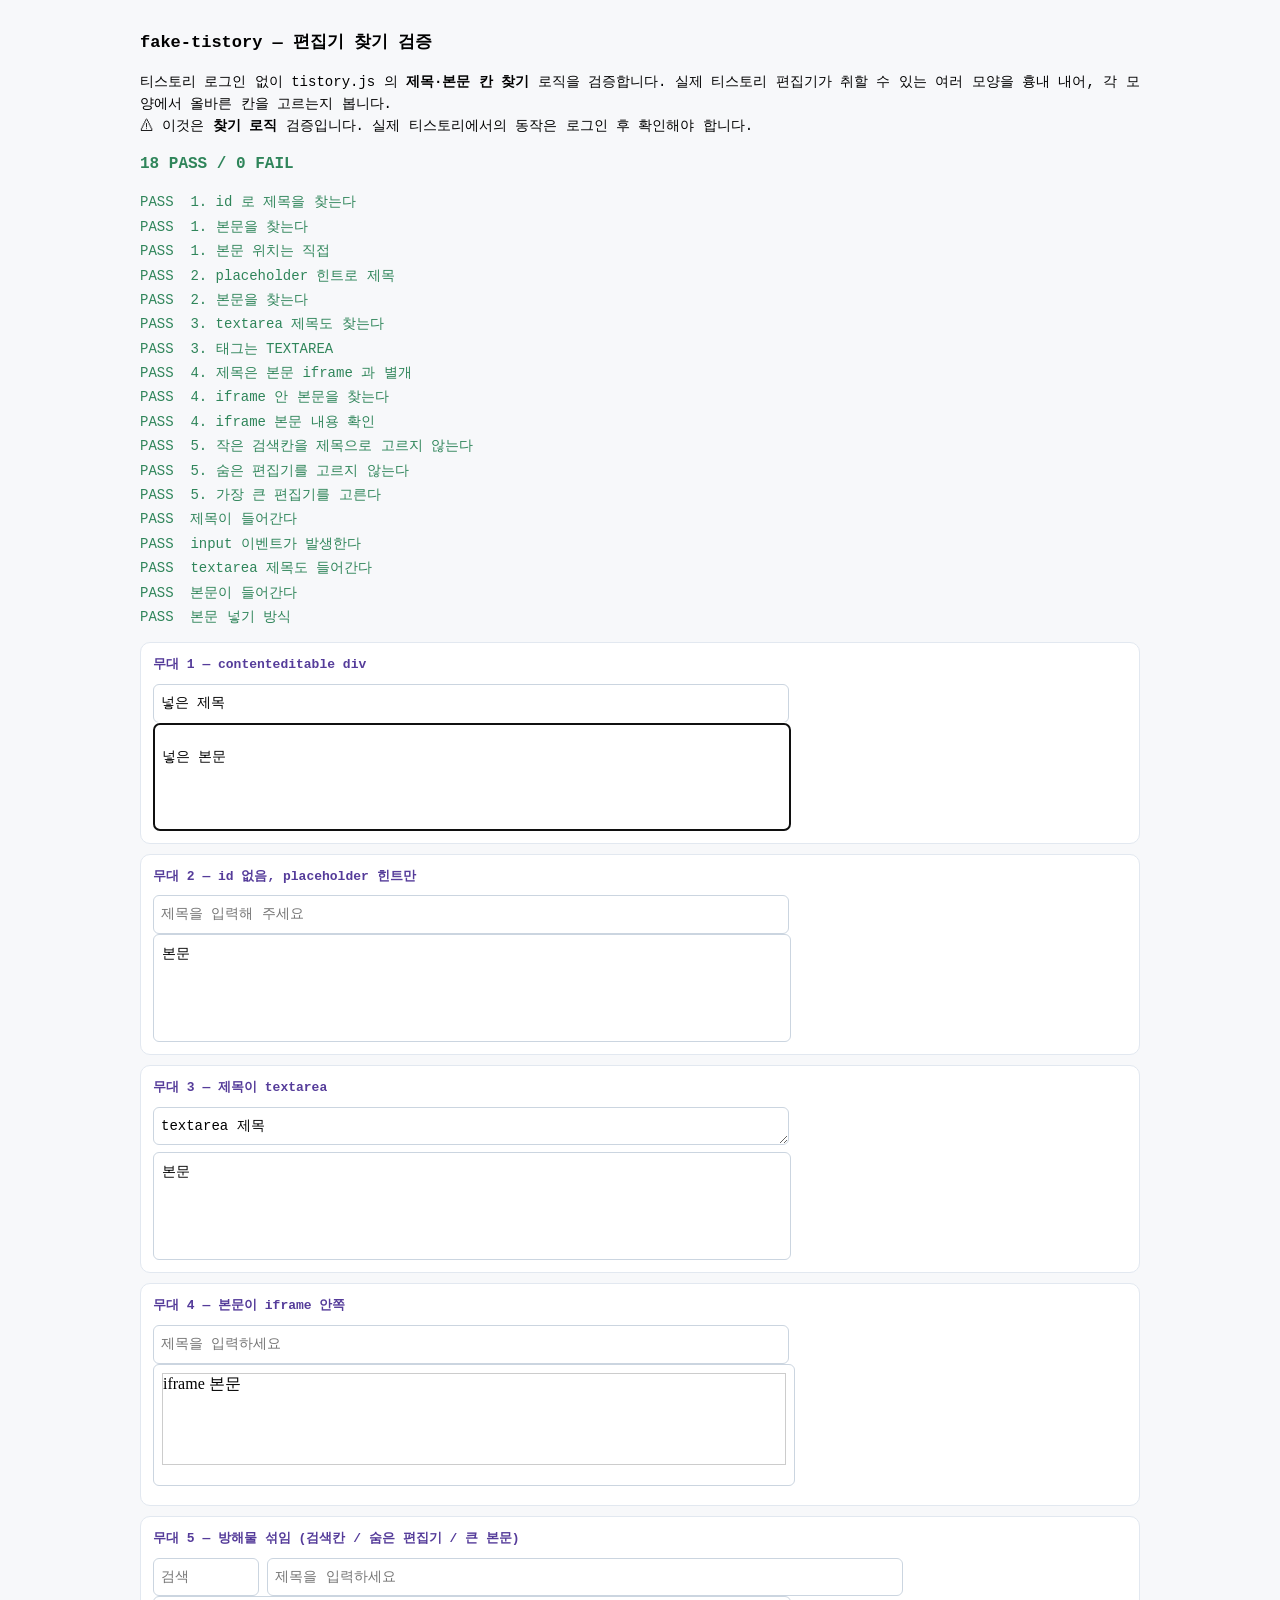
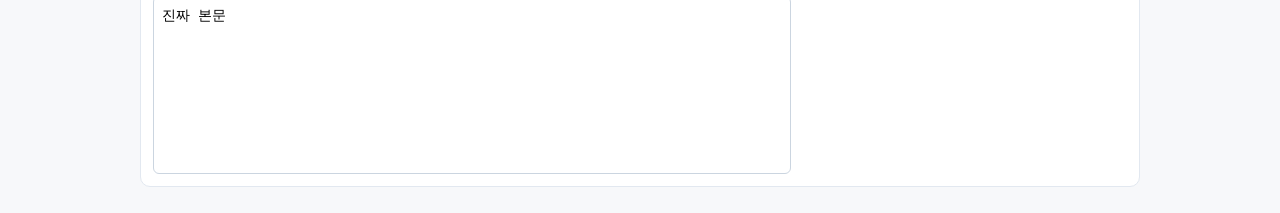
<file: docs/dev/fake-tistory.html>
<!doctype html>
<html lang="ko">
<head>
<meta charset="utf-8">
<title>fake-tistory — 편집기 찾기 검증</title>
<style>
  body{font:14px/1.6 ui-monospace,Consolas,monospace;padding:18px;max-width:1000px;margin:0 auto;background:#f7f8fa}
  h1{font-size:17px}
  .pass{color:#2f855a}.fail{color:#c53030;font-weight:700}
  #summary{font-size:16px;font-weight:700;margin:12px 0}
  #out{list-style:none;padding:0}#out li{margin:2px 0;white-space:pre-wrap}
  .stage{border:1px solid #e2e8f0;background:#fff;border-radius:10px;padding:12px;margin:10px 0}
  .stage h2{font-size:13px;margin:0 0 8px;color:#553c9a}
  .ed{border:1px solid #cbd5e0;border-radius:6px;padding:8px;min-height:90px;width:620px}
  input,textarea{width:620px;padding:7px;border:1px solid #cbd5e0;border-radius:6px;font:inherit}
  iframe{width:640px;height:120px;border:1px solid #cbd5e0;border-radius:6px}
</style>
</head>
<body>
<h1>fake-tistory — 편집기 찾기 검증</h1>
<p>티스토리 로그인 없이 <code>tistory.js</code> 의 <b>제목·본문 칸 찾기</b> 로직을 검증합니다.
실제 티스토리 편집기가 취할 수 있는 여러 모양을 흉내 내어, 각 모양에서 올바른 칸을 고르는지 봅니다.
<br>⚠ 이것은 <b>찾기 로직</b> 검증입니다. 실제 티스토리에서의 동작은 로그인 후 확인해야 합니다.</p>

<div id="summary">실행 중…</div>
<ul id="out"></ul>

<!-- ── 무대 1: contenteditable div (TinyMCE 류) ── -->
<div class="stage" id="stage-ce">
  <h2>무대 1 — contenteditable div</h2>
  <input id="post-title-inp" type="text" placeholder="제목을 입력하세요">
  <div class="ed" contenteditable="true" id="ce-body">본문</div>
</div>

<!-- ── 무대 2: id 없는 제목 + placeholder 힌트만 ── -->
<div class="stage" id="stage-hint">
  <h2>무대 2 — id 없음, placeholder 힌트만</h2>
  <input class="t2" type="text" placeholder="제목을 입력해 주세요">
  <div class="ed" contenteditable="true" class="b2">본문</div>
</div>

<!-- ── 무대 3: 제목이 textarea (티스토리가 바꾼 경우) ── -->
<div class="stage" id="stage-ta">
  <h2>무대 3 — 제목이 textarea</h2>
  <textarea class="t3" rows="1" placeholder="제목"></textarea>
  <div class="ed" contenteditable="true">본문</div>
</div>

<!-- ── 무대 4: 본문이 iframe 안 ── -->
<div class="stage" id="stage-if">
  <h2>무대 4 — 본문이 iframe 안쪽</h2>
  <input class="t4" type="text" placeholder="제목을 입력하세요">
  <iframe id="if-body"></iframe>
</div>

<!-- ── 무대 5: 가짜 칸이 섞여 있음(작은 입력칸, 숨은 편집기) ── -->
<div class="stage" id="stage-noise">
  <h2>무대 5 — 방해물 섞임 (검색칸 / 숨은 편집기 / 큰 본문)</h2>
  <input class="noise" type="text" placeholder="검색" style="width:90px">
  <div contenteditable="true" style="display:none">숨은 편집기</div>
  <input class="t5" type="text" placeholder="제목을 입력하세요">
  <div class="ed" contenteditable="true" style="min-height:160px">진짜 본문</div>
</div>

<script>
// tistory.js 의 찾기 로직을 그대로 옮겨 온 것.
// ⚠ tistory.js 를 고치면 여기도 같이 고쳐야 한다. 확장 스크립트는 chrome.* 를 쓰므로
//    페이지에서 그대로 import 할 수 없어 불가피하게 복제했다.
const visible = (n) => {
  const r = n.getBoundingClientRect();
  return r.width > 80 && r.height > 20;
};

function findTitle(root) {
  const byId = root.querySelector("#post-title-inp, input[name='title'], input#title");
  if (byId) return byId;
  const inputs = [...root.querySelectorAll("input[type='text'], input:not([type]), textarea")].filter(visible);
  const hinted = inputs.find((i) =>
    /제목|title/i.test(`${i.placeholder || ""} ${i.getAttribute("aria-label") || ""} ${i.name || ""}`));
  if (hinted) return hinted;
  return inputs.find((i) => i.tagName === "INPUT" && i.getBoundingClientRect().top < 400) || null;
}

function findBodyIn(root) {
  const pick = (doc) =>
    [...doc.querySelectorAll("[contenteditable='true'], [contenteditable='']")]
      .filter(visible)
      .sort((a, b) => b.getBoundingClientRect().height - a.getBoundingClientRect().height)[0] || null;
  const direct = pick(root);
  if (direct) return { el: direct, where: "본문(직접)" };
  for (const f of root.querySelectorAll("iframe")) {
    let d;
    try { d = f.contentDocument; } catch (_) { continue; }
    if (!d) continue;
    const inner = pick(d);
    if (inner) return { el: inner, where: "본문(iframe)" };
    if (d.body && d.body.isContentEditable) return { el: d.body, where: "본문(iframe body)" };
  }
  return null;
}

const out = document.getElementById("out");
let pass = 0, fail = 0;
function check(name, actual, expected) {
  const ok = actual === expected;
  ok ? pass++ : fail++;
  const li = document.createElement("li");
  li.className = ok ? "pass" : "fail";
  li.textContent = (ok ? "PASS  " : "FAIL  ") + name + (ok ? "" : `\n      기대: ${expected}\n      실제: ${actual}`);
  out.appendChild(li);
}

// iframe 안쪽에 편집기를 만들어 둔다.
const ifr = document.getElementById("if-body");
ifr.srcdoc = `<body><div contenteditable="true" style="min-height:90px;border:1px solid #ccc">iframe 본문</div></body>`;

window.addEventListener("load", () => setTimeout(() => {
  // ── 무대 1 ──
  const s1 = document.getElementById("stage-ce");
  check("1. id 로 제목을 찾는다", findTitle(s1)?.id, "post-title-inp");
  check("1. 본문을 찾는다", findBodyIn(s1)?.el?.id, "ce-body");
  check("1. 본문 위치는 직접", findBodyIn(s1)?.where, "본문(직접)");

  // ── 무대 2 ──
  const s2 = document.getElementById("stage-hint");
  check("2. placeholder 힌트로 제목", findTitle(s2)?.className, "t2");
  check("2. 본문을 찾는다", !!findBodyIn(s2)?.el, true);

  // ── 무대 3 ──
  const s3 = document.getElementById("stage-ta");
  const t3 = findTitle(s3);
  check("3. textarea 제목도 찾는다", t3?.className, "t3");
  check("3. 태그는 TEXTAREA", t3?.tagName, "TEXTAREA");

  // ── 무대 4 ──
  const s4 = document.getElementById("stage-if");
  check("4. 제목은 본문 iframe 과 별개", findTitle(s4)?.className, "t4");
  const b4 = findBodyIn(s4);
  check("4. iframe 안 본문을 찾는다", b4?.where, "본문(iframe)");
  check("4. iframe 본문 내용 확인", (b4?.el?.textContent || "").trim(), "iframe 본문");

  // ── 무대 5 ──
  const s5 = document.getElementById("stage-noise");
  check("5. 작은 검색칸을 제목으로 고르지 않는다", findTitle(s5)?.className, "t5");
  const b5 = findBodyIn(s5);
  check("5. 숨은 편집기를 고르지 않는다", (b5?.el?.textContent || "").trim(), "진짜 본문");
  check("5. 가장 큰 편집기를 고른다", b5?.el?.style?.minHeight, "160px");

  // ── 제목 넣기(네이티브 setter) 가 먹는지 ──
  function setTitle(el, text) {
    if (!el) return false;
    const proto = el.tagName === "TEXTAREA" ? HTMLTextAreaElement : HTMLInputElement;
    const setter = Object.getOwnPropertyDescriptor(proto.prototype, "value")?.set;
    el.focus();
    if (setter) setter.call(el, text); else el.value = text;
    el.dispatchEvent(new Event("input", { bubbles: true }));
    el.dispatchEvent(new Event("change", { bubbles: true }));
    return true;
  }
  const ti = document.getElementById("post-title-inp");
  let sawInput = false;
  ti.addEventListener("input", () => { sawInput = true; });
  setTitle(ti, "넣은 제목");
  check("제목이 들어간다", ti.value, "넣은 제목");
  check("input 이벤트가 발생한다", sawInput, true);
  const ta = document.querySelector(".t3");
  setTitle(ta, "textarea 제목");
  check("textarea 제목도 들어간다", ta.value, "textarea 제목");

  // ── 본문 넣기 ──
  const target = document.getElementById("ce-body");
  target.focus();
  const sel = document.getSelection(), range = document.createRange();
  range.selectNodeContents(target);
  sel.removeAllRanges(); sel.addRange(range);
  let how = "innerHTML";
  try { if (document.execCommand("insertHTML", false, "<p>넣은 본문</p>")) how = "insertHTML"; } catch (_) {}
  if (how === "innerHTML") target.innerHTML = "<p>넣은 본문</p>";
  check("본문이 들어간다", /넣은 본문/.test(target.innerHTML), true);
  check("본문 넣기 방식", how, "insertHTML");

  const sum = document.getElementById("summary");
  sum.textContent = `${pass} PASS / ${fail} FAIL`;
  sum.className = fail ? "fail" : "pass";
  console.log(`[fake-tistory] ${pass} pass, ${fail} fail`);
}, 300));
</script>
</body>
</html>
</file>
